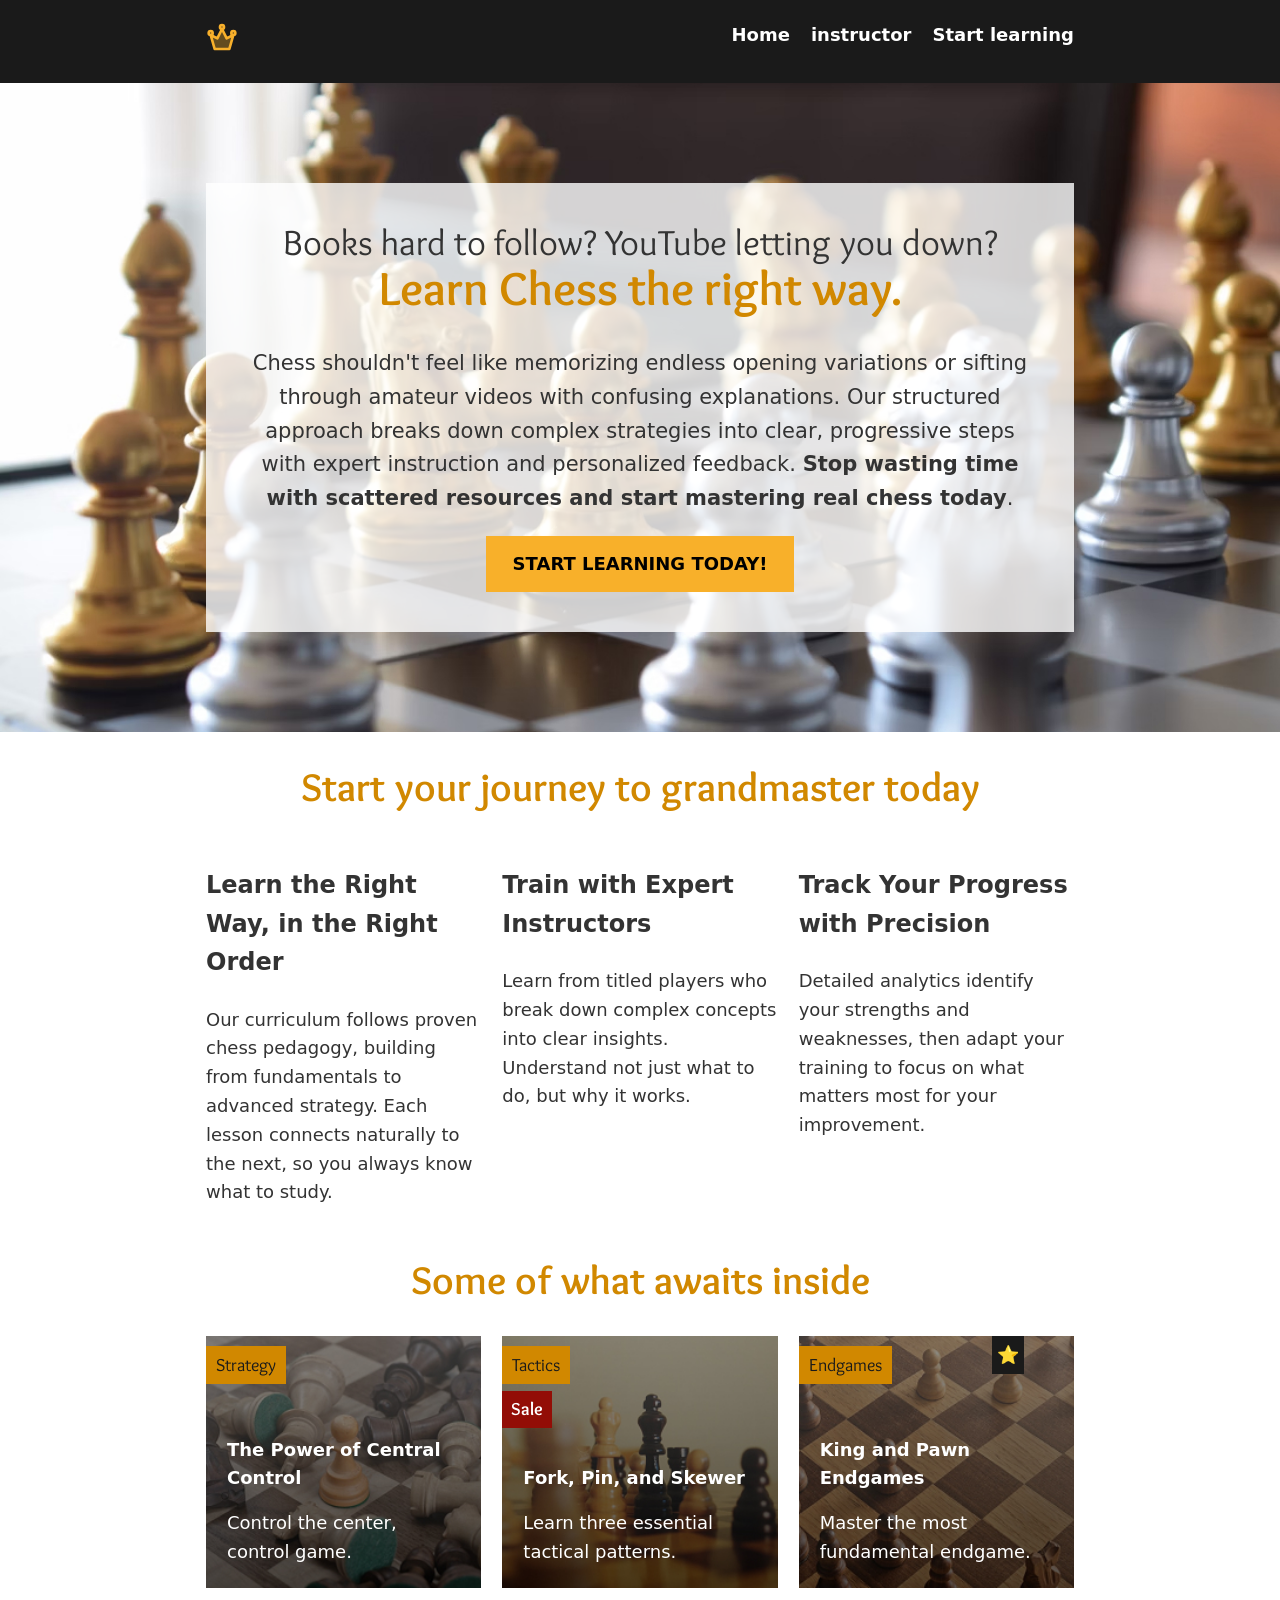
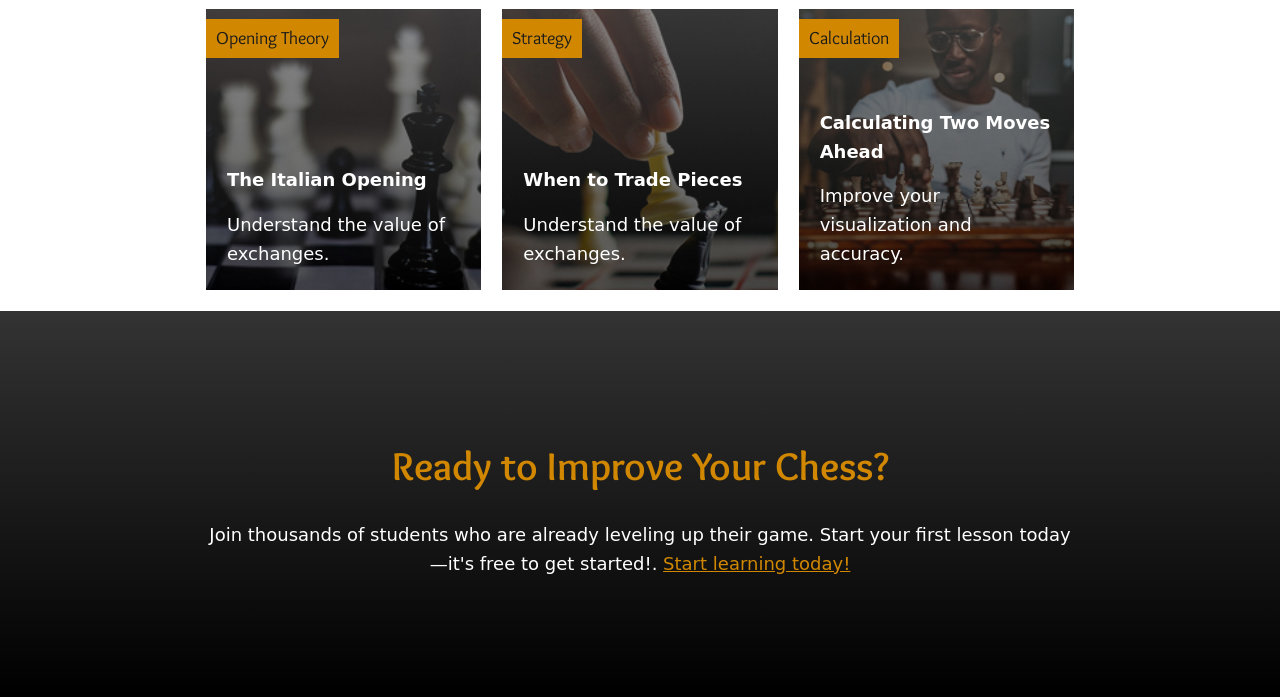
<file: index.html>
<!doctype html>
<html lang="en">
  <head>
    <meta charset="UTF-8" />
    <meta name="viewport" content="width=device-width, initial-scale=1.0" />
    <link rel="stylesheet" href="./css/style.css" />
    <title>Learn Chess the right way</title>
  </head>

  <body>
    <header class="page-header">
      <div class="wrapper">
        <div class="page-header-layout">
          <a href="index.html"><img src="./img/crown.svg" alt="Logo" /></a>
          <nav class="primary-nav">
            <ul>
              <li><a href="#">Home</a></li>
              <li><a href="instructor.html">instructor</a></li>
              <li><a href="#">Start learning</a></li>
            </ul>
          </nav>
        </div>
      </div>
    </header>
    <main>
      <div class="hero">
        <div class="wrapper">
          <div class="hero-content">
            <h1>
              <span>Books hard to follow? YouTube letting you down?</span> Learn
              Chess the right way.
            </h1>
            <p class="lede">
              Chess shouldn't feel like memorizing endless opening variations or
              sifting through amateur videos with confusing explanations. Our
              structured approach breaks down complex strategies into clear,
              progressive steps with expert instruction and personalized
              feedback.
              <strong
                >Stop wasting time with scattered resources and start mastering
                real chess today</strong
              >.
            </p>
            <button class="button">Start learning today!</button>
          </div>
        </div>
      </div>
      <div class="wrapper">
        <h2>Start your journey to grandmaster today</h2>
        <div class="three-columns">
          <div>
            <h3>Learn the Right Way, in the Right Order</h3>
            <p>
              Our curriculum follows proven chess pedagogy, building from
              fundamentals to advanced strategy. Each lesson connects naturally
              to the next, so you always know what to study.
            </p>
          </div>
          <div>
            <h3>Train with Expert Instructors</h3>
            <p>
              Learn from titled players who break down complex concepts into
              clear insights. Understand not just what to do, but why it works.
            </p>
          </div>
          <div>
            <h3>Track Your Progress with Precision</h3>
            <p>
              Detailed analytics identify your strengths and weaknesses, then
              adapt your training to focus on what matters most for your
              improvement.
            </p>
          </div>
        </div>

        <h2>Some of what awaits inside</h2>
        <div class="three-columns">
          <div class="course">
            <h3 class="course-title">The Power of Central Control</h3>
            <span class="course-tag">Strategy</span>
            <img
              src="./img/central-control.jpg"
              alt="A pawn in the center of the board, with all the pieces around it fallen over."
            />
            <p class="course-description">Control the center, control game.</p>
          </div>
          <div class="course" data-sale="true">
            <h3 class="course-title">Fork, Pin, and Skewer</h3>
            <span class="course-tag">Tactics</span>
            <img
              src="./img/fork-pin-skewer.jpg"
              alt="Dramatic shot of a chess board, with the foreground peices out of focus, with a white queen in front of a black king"
            />

            <p class="course-description">
              Learn three essential tactical patterns.
            </p>
          </div>
          <div class="course" data-featured="true">
            <h3 class="course-title">King and Pawn Endgames</h3>
            <span class="course-tag">Endgames</span>
            <img
              src="./img/king-pawn-endgame.jpg"
              alt="A wooden chessboard with only a few pieces left on it."
            />
            <p class="course-description">
              Master the most fundamental endgame.
            </p>
          </div>
          <div class="course">
            <h3 class="course-title">The Italian Opening</h3>
            <span class="course-tag">Opening Theory</span>
            <img
              src="./img/italian-opening.jpg"
              alt="A dramatic shot of a black and white chess board showing an advanced position after starting with the Italian Opening"
            />
            <p class="course-description">Understand the value of exchanges.</p>
          </div>
          <div class="course">
            <h3 class="course-title">When to Trade Pieces</h3>
            <span class="course-tag">Strategy</span>
            <img
              src="./img/trading-pieces.jpg"
              alt="A person knocking over a knight with their bishop"
            />
            <p class="course-description">Understand the value of exchanges.</p>
          </div>
          <div class="course">
            <h3 class="course-title">Calculating Two Moves Ahead</h3>
            <span class="course-tag">Calculation</span>
            <img
              src="./img/calculating.jpg"
              alt="A person deep in thought, contemplating their next move"
            />
            <p class="course-description">
              Improve your visualization and accuracy.
            </p>
          </div>
        </div>
      </div>
    </main>
    <footer class="page-footer">
      <div class="wrapper">
        <h2>Ready to Improve Your Chess?</h2>
        <p>
          Join thousands of students who are already leveling up their game.
          Start your first lesson today—it's free to get started!.
          <a href="instructor.html">Start learning today!</a>
        </p>
      </div>
    </footer>
  </body>
</html>
</file>
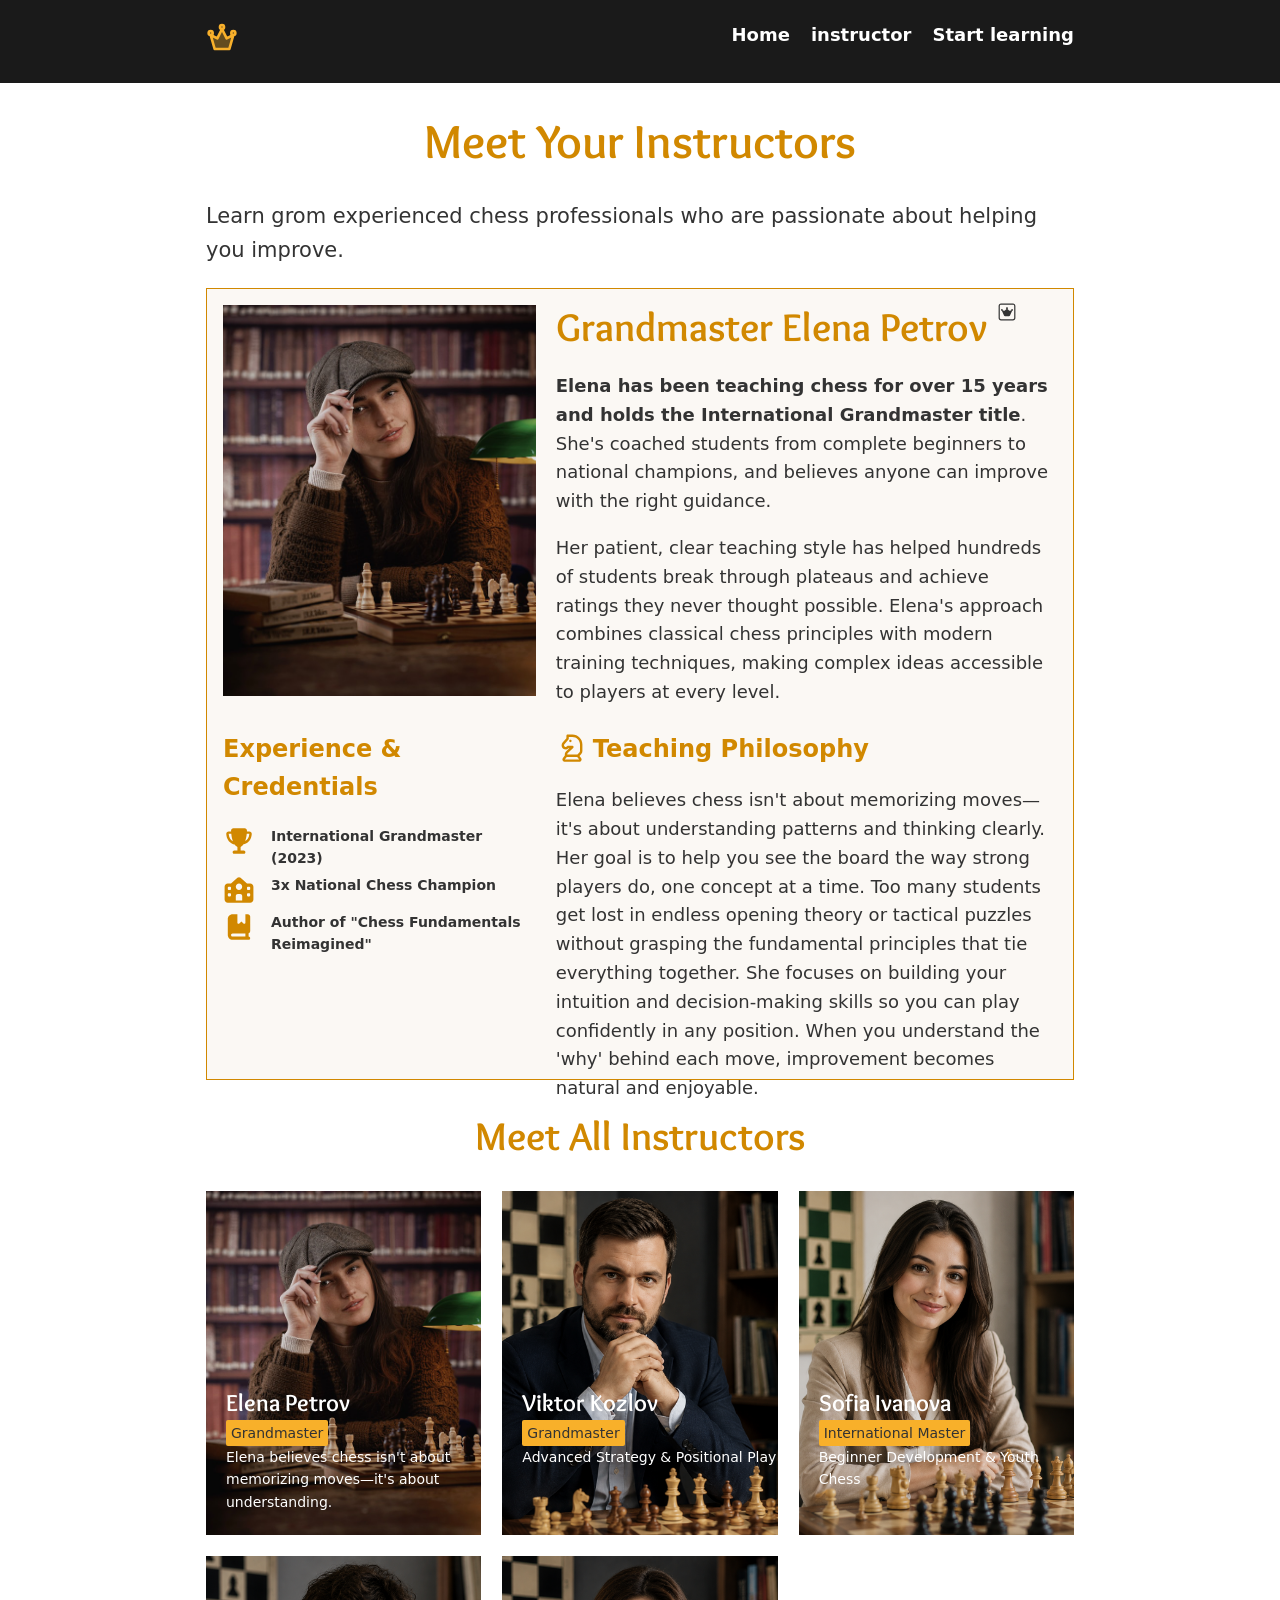
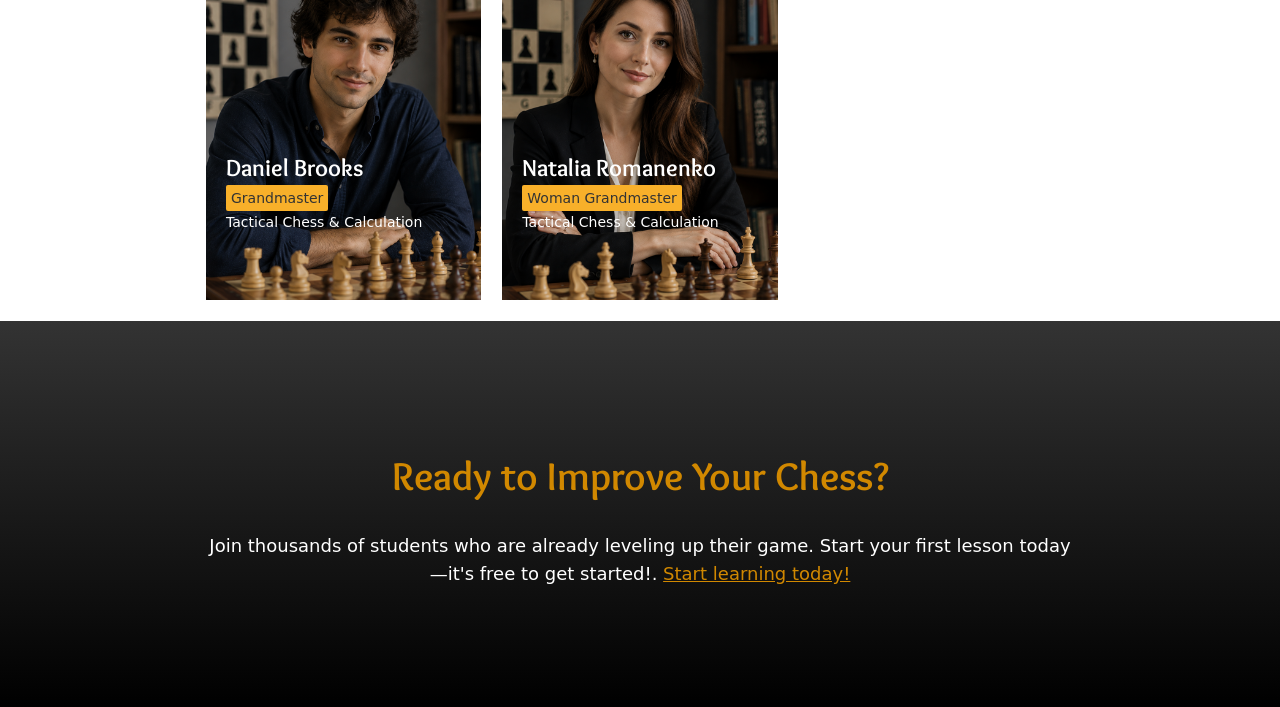
<file: instructor.html>
<!doctype html>
<html lang="en">
  <head>
    <meta charset="UTF-8" />
    <meta name="viewport" content="width=device-width, initial-scale=1.0" />
    <link rel="stylesheet" href="./css/style.css" />

    <title>Learn Chess the right way</title>
  </head>

  <body>
    <header class="page-header">
      <div class="wrapper">
        <div class="page-header-layout">
          <a href="index.html"><img src="./img/crown.svg" alt="Logo" /></a>
          <nav class="primary-nav">
            <ul>
              <li><a href="index.html">Home</a></li>
              <li><a href="instructor.html">instructor</a></li>
              <li><a href="#">Start learning</a></li>
            </ul>
          </nav>
        </div>
      </div>
    </header>
    <main>
      <div class="wrapper">
        <div class="lede">
          <h1>Meet Your Instructors</h1>
          <p class="lede">
            Learn grom experienced chess professionals who are passionate about
            helping you improve.
          </p>
        </div>
        <div class="course-instructor">
          <h2 class="course-ins-title">Grandmaster Elena Petrov</h2>
          <div class="course-ins-img">
            <img
              src="img/elena.jpg"
              alt="Elena Petrov smiling at the camera while sitting front of a chess board"
            />
          </div>
          <div class="course-ins-intro">
            <p>
              <strong
                >Elena has been teaching chess for over 15 years and holds the
                International Grandmaster title</strong
              >. She's coached students from complete beginners to national
              champions, and believes anyone can improve with the right
              guidance.
            </p>

            <p>
              Her patient, clear teaching style has helped hundreds of students
              break through plateaus and achieve ratings they never thought
              possible. Elena's approach combines classical chess principles
              with modern training techniques, making complex ideas accessible
              to players at every level.
            </p>
          </div>
          <div class="course-ins-philosophy">
            <div class="course-ins-philosophy-title">
              <svg>
                <use
                  href="./img/svg-sprite.svg#chess-knight-regular-full"
                ></use>
              </svg>
              <h3>Teaching Philosophy</h3>
            </div>
            <p>
              Elena believes chess isn't about memorizing moves—it's about
              understanding patterns and thinking clearly. Her goal is to help
              you see the board the way strong players do, one concept at a
              time. Too many students get lost in endless opening theory or
              tactical puzzles without grasping the fundamental principles that
              tie everything together. She focuses on building your intuition
              and decision-making skills so you can play confidently in any
              position. When you understand the 'why' behind each move,
              improvement becomes natural and enjoyable.
            </p>
          </div>
          <div class="course-ins-credentials">
            <h3>Experience & Credentials</h3>

            <ul>
              <li>
                <svg>
                  <use href="./img/svg-sprite.svg#trophy-solid-full"></use>
                </svg>
                International Grandmaster (2023)
              </li>
              <li>
                <svg>
                  <use href="./img/svg-sprite.svg#school-solid-full"></use>
                </svg>
                3x National Chess Champion
              </li>
              <li>
                <svg>
                  <use
                    href="./img/svg-sprite.svg#book-bookmark-solid-full"
                  ></use>
                </svg>
                Author of "Chess Fundamentals Reimagined"
              </li>
            </ul>
          </div>
        </div>
        <h2>Meet All Instructors</h2>
        <div class="three-columns">
          <div class="instructor">
            <a href="instructor.html">
              <div class="instructor-description">
                <h2 class="instructor-title">Elena Petrov</h2>
                <p class="instructor-title--accent">Grandmaster</p>
                <p>
                  Elena believes chess isn't about memorizing moves—it's about
                  understanding.
                </p>
              </div>
              <img src="img/elena.jpg" alt="Elena Petrov" />
            </a>
          </div>

          <div class="instructor">
            <a href="instructor_viktor_kozlov.html">
              <div class="instructor-description">
                <h2 class="instructor-title">Viktor Kozlov</h2>
                <p class="instructor-title--accent">Grandmaster</p>
                <p>Advanced Strategy & Positional Play</p>
              </div>
              <img
                src="./img/viktor_kozlov.png"
                alt="Grandmaster Viktor Kozlov"
              />
            </a>
          </div>

          <div class="instructor">
            <div class="instructor-description">
              <h2 class="instructor-title">Sofia Ivanova</h2>
              <p class="instructor-title--accent">International Master</p>
              <p>Beginner Development & Youth Chess</p>
            </div>
            <img src="./img/sofia_ivanova.png" alt="Master Sofia Ivanova" />
          </div>

          <div class="instructor">
            <div class="instructor-description">
              <h2 class="instructor-title">Daniel Brooks</h2>
              <p class="instructor-title--accent">Grandmaster</p>
              <p>Tactical Chess & Calculation</p>
            </div>
            <img src="./img/danie_brooks.png" alt="Grandmaster Daniel Brooks" />
          </div>

          <div class="instructor">
            <div class="instructor-description">
              <h2 class="instructor-title">Natalia Romanenko</h2>
              <p class="instructor-title--accent">Woman Grandmaster</p>
              <p>Tactical Chess & Calculation</p>
            </div>
            <img
              src="./img/natalia_romanenko.png"
              alt="Woman Grandmaster Natalia Romanenko"
            />
          </div>
        </div>
      </div>
    </main>

    <footer class="page-footer">
      <div class="wrapper">
        <h2>Ready to Improve Your Chess?</h2>
        <p>
          Join thousands of students who are already leveling up their game.
          Start your first lesson today—it's free to get started!.
          <a href="index.html">Start learning today!</a>
        </p>
      </div>
    </footer>
  </body>
</html>
</file>
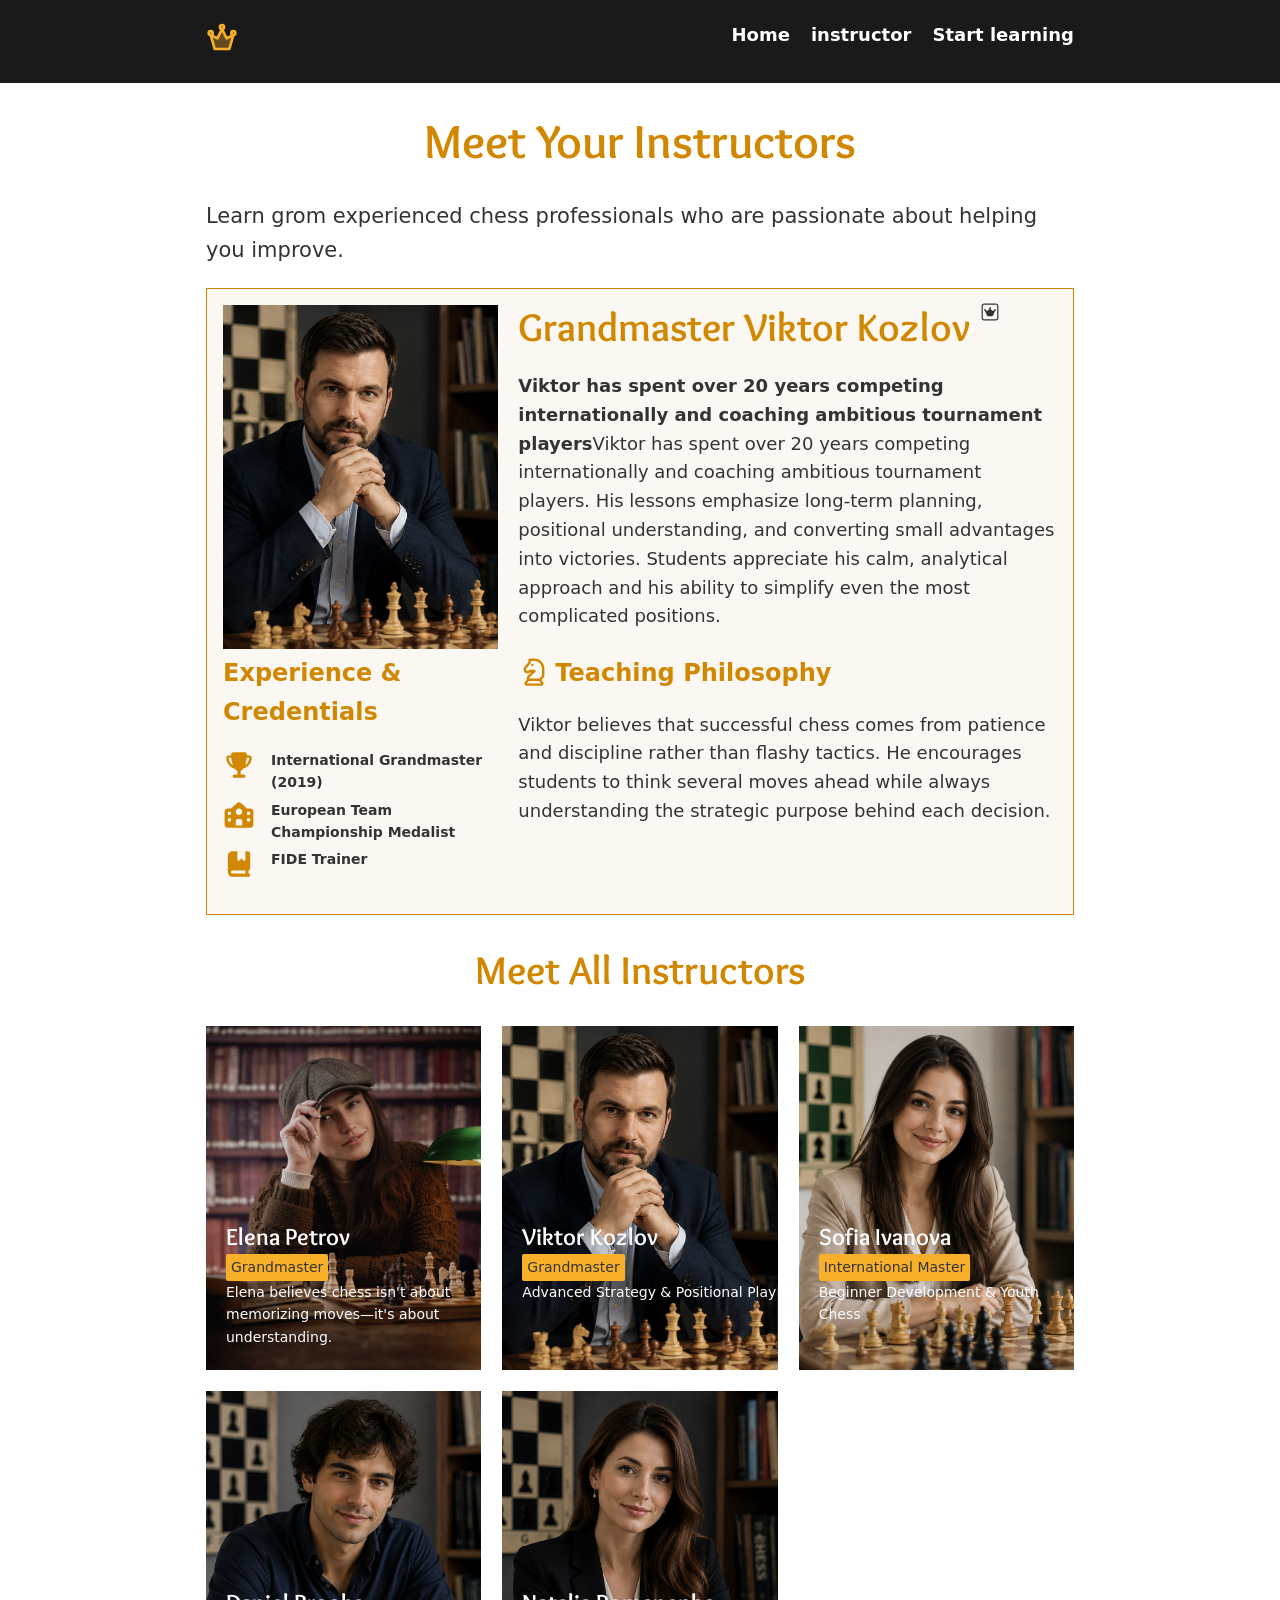
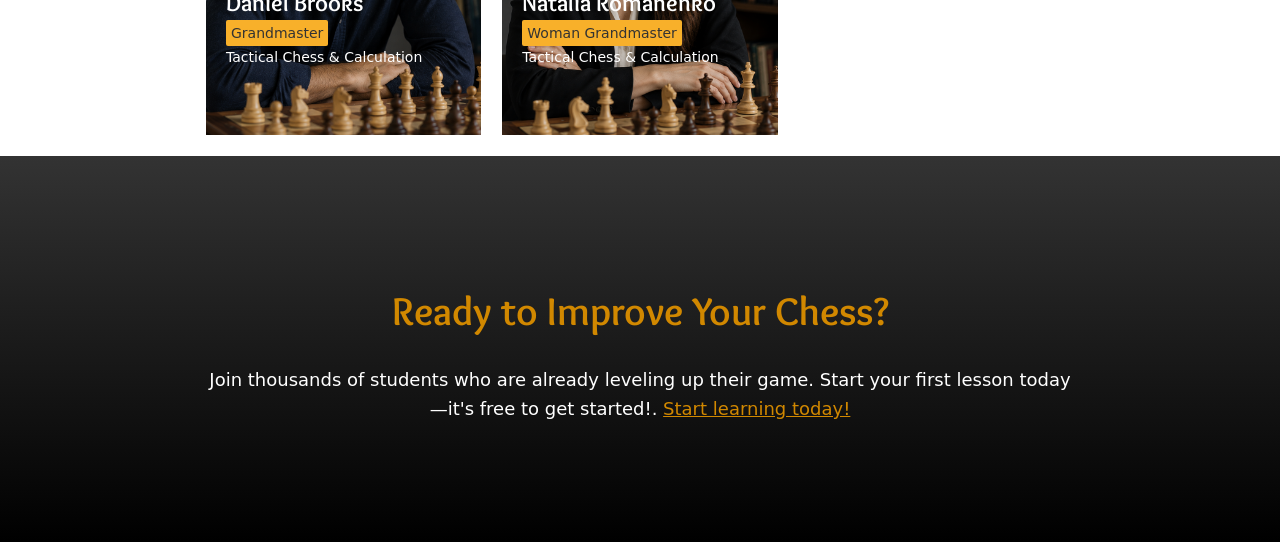
<file: instructor_viktor_kozlov.html>
<!doctype html>
<html lang="en">
  <head>
    <meta charset="UTF-8" />
    <meta name="viewport" content="width=device-width, initial-scale=1.0" />
    <link rel="stylesheet" href="./css/style.css" />

    <title>Learn Chess the right way</title>
  </head>

  <body>
    <header class="page-header">
      <div class="wrapper">
        <div class="page-header-layout">
          <a href="index.html"><img src="./img/crown.svg" alt="Logo" /></a>
          <nav class="primary-nav">
            <ul>
              <li><a href="index.html">Home</a></li>
              <li><a href="instructor.html">instructor</a></li>
              <li><a href="#">Start learning</a></li>
            </ul>
          </nav>
        </div>
      </div>
    </header>
    <main>
      <div class="wrapper">
        <div class="lede">
          <h1>Meet Your Instructors</h1>
          <p class="lede">
            Learn grom experienced chess professionals who are passionate about
            helping you improve.
          </p>
        </div>
        <div class="course-instructor">
          <h2 class="course-ins-title">Grandmaster Viktor Kozlov</h2>
          <div class="course-ins-img">
            <img
              src="./img/viktor_kozlov.png"
              alt="Grandmaster Viktor Kozlov"
            />
          </div>
          <div class="course-ins-intro">
            <p>
              <strong
                >Viktor has spent over 20 years competing internationally and
                coaching ambitious tournament players</strong
              >Viktor has spent over 20 years competing internationally and
              coaching ambitious tournament players. His lessons emphasize
              long-term planning, positional understanding, and converting small
              advantages into victories. Students appreciate his calm,
              analytical approach and his ability to simplify even the most
              complicated positions.
            </p>
          </div>
          <div class="course-ins-philosophy">
            <div class="course-ins-philosophy-title">
              <svg>
                <use
                  href="./img/svg-sprite.svg#chess-knight-regular-full"
                ></use>
              </svg>
              <h3>Teaching Philosophy</h3>
            </div>
            <p>
              Viktor believes that successful chess comes from patience and
              discipline rather than flashy tactics. He encourages students to
              think several moves ahead while always understanding the strategic
              purpose behind each decision.
            </p>
          </div>
          <div class="course-ins-credentials">
            <h3>Experience & Credentials</h3>

            <ul>
              <li>
                <svg>
                  <use href="./img/svg-sprite.svg#trophy-solid-full"></use>
                </svg>
                International Grandmaster (2019)
              </li>
              <li>
                <svg>
                  <use href="./img/svg-sprite.svg#school-solid-full"></use>
                </svg>
                European Team Championship Medalist
              </li>
              <li>
                <svg>
                  <use
                    href="./img/svg-sprite.svg#book-bookmark-solid-full"
                  ></use>
                </svg>
                FIDE Trainer
              </li>
            </ul>
          </div>
        </div>
        <h2>Meet All Instructors</h2>
        <div class="three-columns">
          <div class="instructor">
            <a href="instructor.html">
              <div class="instructor-description">
                <h2 class="instructor-title">Elena Petrov</h2>
                <p class="instructor-title--accent">Grandmaster</p>
                <p>
                  Elena believes chess isn't about memorizing moves—it's about
                  understanding.
                </p>
              </div>
              <img src="img/elena.jpg" alt="Elena Petrov" />
            </a>
          </div>

          <div class="instructor">
            <a href="instructor_viktor_kozlov.html">
              <div class="instructor-description">
                <h2 class="instructor-title">Viktor Kozlov</h2>
                <p class="instructor-title--accent">Grandmaster</p>
                <p>Advanced Strategy & Positional Play</p>
              </div>
              <img
                src="./img/viktor_kozlov.png"
                alt="Grandmaster Viktor Kozlov"
              />
            </a>
          </div>

          <div class="instructor">
            <div class="instructor-description">
              <h2 class="instructor-title">Sofia Ivanova</h2>
              <p class="instructor-title--accent">International Master</p>
              <p>Beginner Development & Youth Chess</p>
            </div>
            <img src="./img/sofia_ivanova.png" alt="Master Sofia Ivanova" />
          </div>

          <div class="instructor">
            <div class="instructor-description">
              <h2 class="instructor-title">Daniel Brooks</h2>
              <p class="instructor-title--accent">Grandmaster</p>
              <p>Tactical Chess & Calculation</p>
            </div>
            <img src="./img/danie_brooks.png" alt="Grandmaster Daniel Brooks" />
          </div>

          <div class="instructor">
            <div class="instructor-description">
              <h2 class="instructor-title">Natalia Romanenko</h2>
              <p class="instructor-title--accent">Woman Grandmaster</p>
              <p>Tactical Chess & Calculation</p>
            </div>
            <img
              src="./img/natalia_romanenko.png"
              alt="Woman Grandmaster Natalia Romanenko"
            />
          </div>
        </div>
      </div>
    </main>

    <footer class="page-footer">
      <div class="wrapper">
        <h2>Ready to Improve Your Chess?</h2>
        <p>
          Join thousands of students who are already leveling up their game.
          Start your first lesson today—it's free to get started!.
          <a href="index.html">Start learning today!</a>
        </p>
      </div>
    </footer>
  </body>
</html>
</file>
<file: css/style.css>
@font-face {
  font-family: "Overlock";
  src: local(Overlock), url("../fonts/Overlock-Regular.ttf");
}
@font-face {
  font-family: "Overlock";
  src: local("Overlock Bold"), url("../fonts/Overlock-Bold.ttf");
  font-weight: bold;
}

* {
  box-sizing: border-box;
}
:root {
  --clr-sale-400: hsl(3, 92%, 30%);
  --clr-neutral-accent: hsl(40 45% 97%);
  --clr-accent-400: hsl(39 100% 41%);
  --clr-accent-300: hsl(39 94% 57%);
  --clr-neutral-100: hsl(0 0% 100%);
  --clr-neutral-800: hsl(0 0% 20%);
  --clr-neutral-900: hsl(0 0% 10%);

  --ff-base: system-ui, sans-serif;
  --ff-accent: Overlock, serif;

  --fs-200: 0.875rem;
  --fs-300: 0.925rem;
  --fs-400: 1rem;
  --fs-500: 1.25rem;
  --fs-600: 1.325rem;
  --fs-700: 2rem;
  --fs-800: 2.5rem;

  @media (width > 720px) {
    --fs-300: 1rem;
    --fs-400: 1.125rem;
    --fs-500: 1.3125rem;
    --fs-600: 1.5rem;
    --fs-700: 2.5rem;
    --fs-800: 3rem;
  }
}
@keyframes fade-in {
  from {
    opacity: 0;
  }
  to {
    opacity: 1;
  }
}

@keyframes move-up {
  from {
    translate: 0 100px;
  }
  to {
    translate: 0 0;
  }
}

body {
  color: var(--clr-neutral-800);
  font-family: var(--ff-base);
  font-size: var(--fs-400);

  margin: 0;
  line-height: 1.6;
}

h1,
h2 {
  color: var(--clr-accent-400);
  font-family: var(--ff-accent);
  line-height: 1.1;
}

h1 {
  font-size: var(--fs-800);
  text-align: center;
}
h1 span {
  display: block;
  font-weight: lighter;
  font-size: 0.75em;
  color: var(--clr-neutral-800);
}
h2 {
  text-align: center;
  font-size: var(--fs-700);
}
h3 {
  font-size: var(--fs-600);
}
a {
  color: var(--clr-accent-400);
}
a:hover,
a:focus-visible {
  color: inherit;
}
.lede {
  font-size: var(--fs-500);
}
.page-header {
  padding-block: 21px;
  background-color: var(--clr-neutral-900);
}
.page-header-layout {
  display: flex;
  flex-wrap: wrap;
  gap: 21px;
  justify-content: space-between;
}
.primary-nav ul {
  list-style: none;
  margin: 0;
  padding: 0;

  display: flex;
  gap: 21px;
}
.primary-nav a {
  font-weight: 700;
  color: var(--clr-neutral-100);
  text-decoration: none;

  transition: 0.3s ease;
}
.primary-nav a:hover,
.primary-nav a:focus-visible {
  color: var(--clr-accent-300);
}
.hero {
  animation:
    fade-in 2s,
    move-up 2s;
  padding-block: 100px;
  background-image: url(../img/chess-bg.jpg);
  background-size: cover;
}

.hero-content {
  opacity: 0;
  animation:
    fade-in 2s forwards,
    move-up 2s;
  animation-delay: 0.5s;

  text-align: center;
  background: hsl(0 0% 100% / 0.8);
  padding: 40px;
}
.hero-content > :first-child {
  margin-block-start: 0;
}

.hero-content > :last-child {
  margin-block-end: 0;
}
.course {
  display: grid;
  gap: 1rem;
  align-content: end;

  position: relative;
  color: var(--clr-neutral-100);
  padding: 100px 21px 21px;

  overflow: clip;
  isolation: isolate;
}
.course img {
  transition: scale 1s;
}
.course img:hover {
  scale: 1.05;
}
.course[data-sale="true"] .course-title::after {
  content: "Sale";
  background-color: var(--clr-sale-400);
  position: absolute;
  left: 0;
  top: 55px;
  padding: 0.25em 0.5em;
  font-family: var(--ff-accent);
}
.course[data-featured="true"] .course-title::after {
  content: "⭐️" / "Featured course";

  position: absolute;
  top: 0;
  right: 50px;
  background-color: var(--clr-neutral-900);
  padding: 5px;
}
.course > * {
  margin: 0;
}
.course img {
  z-index: -1;
  position: absolute;
  inset: 0;

  width: 100%;
  height: 100%;
  object-fit: cover;
}
.course-tag {
  z-index: 1;
  font-family: var(--ff-accent);
  font-weight: var(--fs-700);
  position: absolute;
  top: 10px;
  left: 0;

  background-color: var(--clr-accent-400);
  color: var(--clr-neutral-900);
  padding: 5px 10px;
}
.course-title {
  font-size: var(--fs-400);
}
.button {
  font: inherit;
  font-weight: 700;
  text-transform: uppercase;
  background-color: var(--clr-accent-300);
  border: 0;
  padding: 0.75em 1.5em;

  transition: 0.3s ease;
}
.button:hover,
.button:focus-visible {
  background-color: var(--clr-neutral-800);
  color: var(--clr-neutral-100);
}
.page-footer {
  background-color: var(--clr-neutral-800);
  background-image: linear-gradient(var(--clr-neutral-800), black);
  padding: 100px;
  margin-top: 21px;
  color: var(--clr-neutral-100);
  text-align: center;
}

.wrapper {
  max-inline-size: 900px;
  margin-inline: auto;
  padding-inline: 1rem;
}
.three-columns {
  display: grid;
  gap: 21px;

  @media (width > 720px) {
    grid-template-columns: repeat(3, 1fr);
  }
}
/* Instructors page */

.course-instructor {
  display: grid;
  row-gap: 5px;
  column-gap: 20px;
  text-align: left;

  grid-template-columns: 1fr 2fr;
  grid-template-areas:
    "photo title"
    "photo intro"
    "credentials philosophy";
  background-color: var(--clr-neutral-accent);
  border: 1px solid var(--clr-accent-400);
  padding: 1rem;
}

.course-instructor h2,
.course-instructor h3 {
  position: relative;
  text-align: left;
  margin: 0;
  padding: 0;

  color: var(--clr-accent-400);
}
.course-instructor h2::after {
  content: "";
  display: inline-block;
  width: 24px;
  height: 24px;
  margin-left: 0.5rem;
  background: url("../img/awesome.svg") no-repeat center;
  background-size: contain;

  position: absolute;
  top: -5px;
}
.course-instructor ul {
  list-style: none;
  padding: 0;
  display: flex;
  gap: 0.3rem;
  flex-direction: column;
}
.course-instructor ul li {
  font-size: var(--fs-200);
  font-weight: 700;
  display: grid;
  grid-template-columns: 40px 1fr;
  column-gap: 0.5rem;
  align-items: start;
}
.course-ins-img {
  grid-area: photo;
  aspect-ratio: 4 / 5;
}
.course-ins-img img {
  width: 100%;
  height: 100%;
  display: block;

  object-fit: cover;
}
.course-ins-title {
  grid-area: title;
}
.course-ins-intro {
  grid-area: intro;
}
.course-ins-philosophy {
  grid-area: philosophy;
}
.course-ins-philosophy-title {
  display: flex;
  align-items: center;
  gap: 5px;
}
.course-ins-philosophy svg {
  fill: var(--clr-accent-400);
  width: 32px;
  height: 32px;
}
.course-ins-credentials {
  grid-area: credentials;
}
.course-ins-credentials svg {
  width: 32px;
  height: 32px;
  fill: var(--clr-accent-400);
}

/* Instructor's gallery */

.instructor {
  position: relative;

  overflow: clip;
  isolation: isolate;
  aspect-ratio: 1 / 1.25;
}
.instructor h2 {
  margin-bottom: 5px;
  line-height: 1;

  font-size: var(--fs-600);
  color: var(--clr-neutral-100);
}
.instructor-title--accent {
  display: inline-block;
  padding: 2px 5px;
  color: var(--clr-neutral-800);
  background-color: var(--clr-accent-300);

  border-radius: 2px;
}
.instructor .instructor-description {
  position: absolute;
  z-index: 1;

  color: var(--clr-neutral-100);
}
.instructor-title {
  text-align: left;
}
.instructor-description {
  top: 180px;
  left: 20px;

  font-size: var(--fs-200);
}
.instructor-description p {
  margin: 0;
}
.instructor img {
  position: absolute;
  width: 100%;
  height: 100%;
  object-fit: cover;

  transition: scale 1s ease;
}

.instructor img:hover {
  scale: 1.1;
}

@media (width < 720px) {
  .course-instructor {
    grid-template-columns: 1fr;
    grid-template-areas:
      "title"
      "photo"
      "credentials"
      "intro"
      "philosophy";
    gap: 1rem;
    background-color: transparent;
    border: none;
  }
  h1 {
    margin-bottom: 0;
  }
  p {
    margin: 1rem auto;
  }
  .course-instructor h2,
  .course-instructor h3 {
    text-align: center;
  }
  .course-instructor ul {
    gap: 1rem;
  }
  .course-instructor ul li:last-child svg {
    width: 33px;
  }
  .course-instructor ul li {
    align-items: center;
    padding: 5px;
    border-radius: 3px;
    font-weight: 400;
    line-height: 1;
    background-color: var(--clr-accent-300);
    color: var(--clr-neutral-800);
  }
  .course-ins-credentials svg {
    fill: var(--clr-accent-400);
  }
  .course-ins-philosophy-title {
    display: flex;
    align-items: center;
  }
  .instructor-description {
    top: auto;
    bottom: 50px;
    left: 20px;
  }
  .instructor-description h2 {
    font-size: var(--fs-700);
  }
}
</file>
